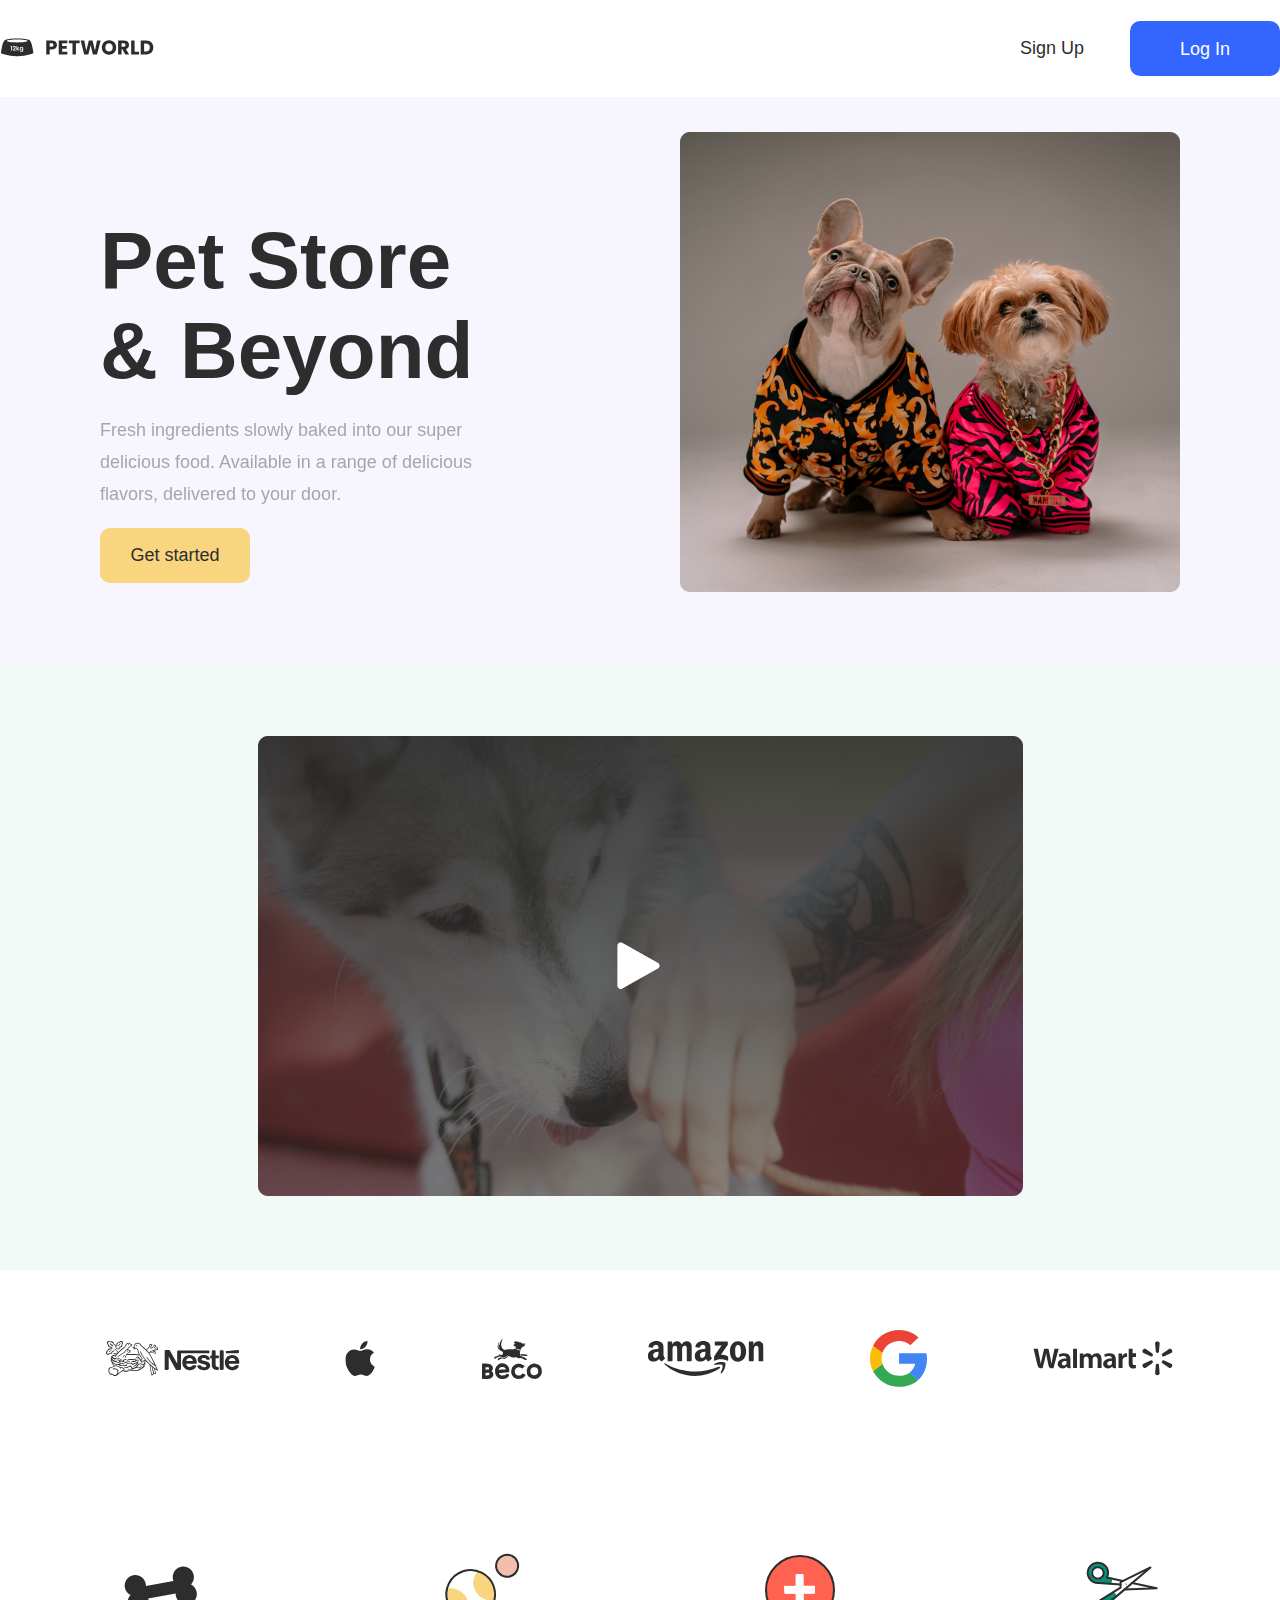
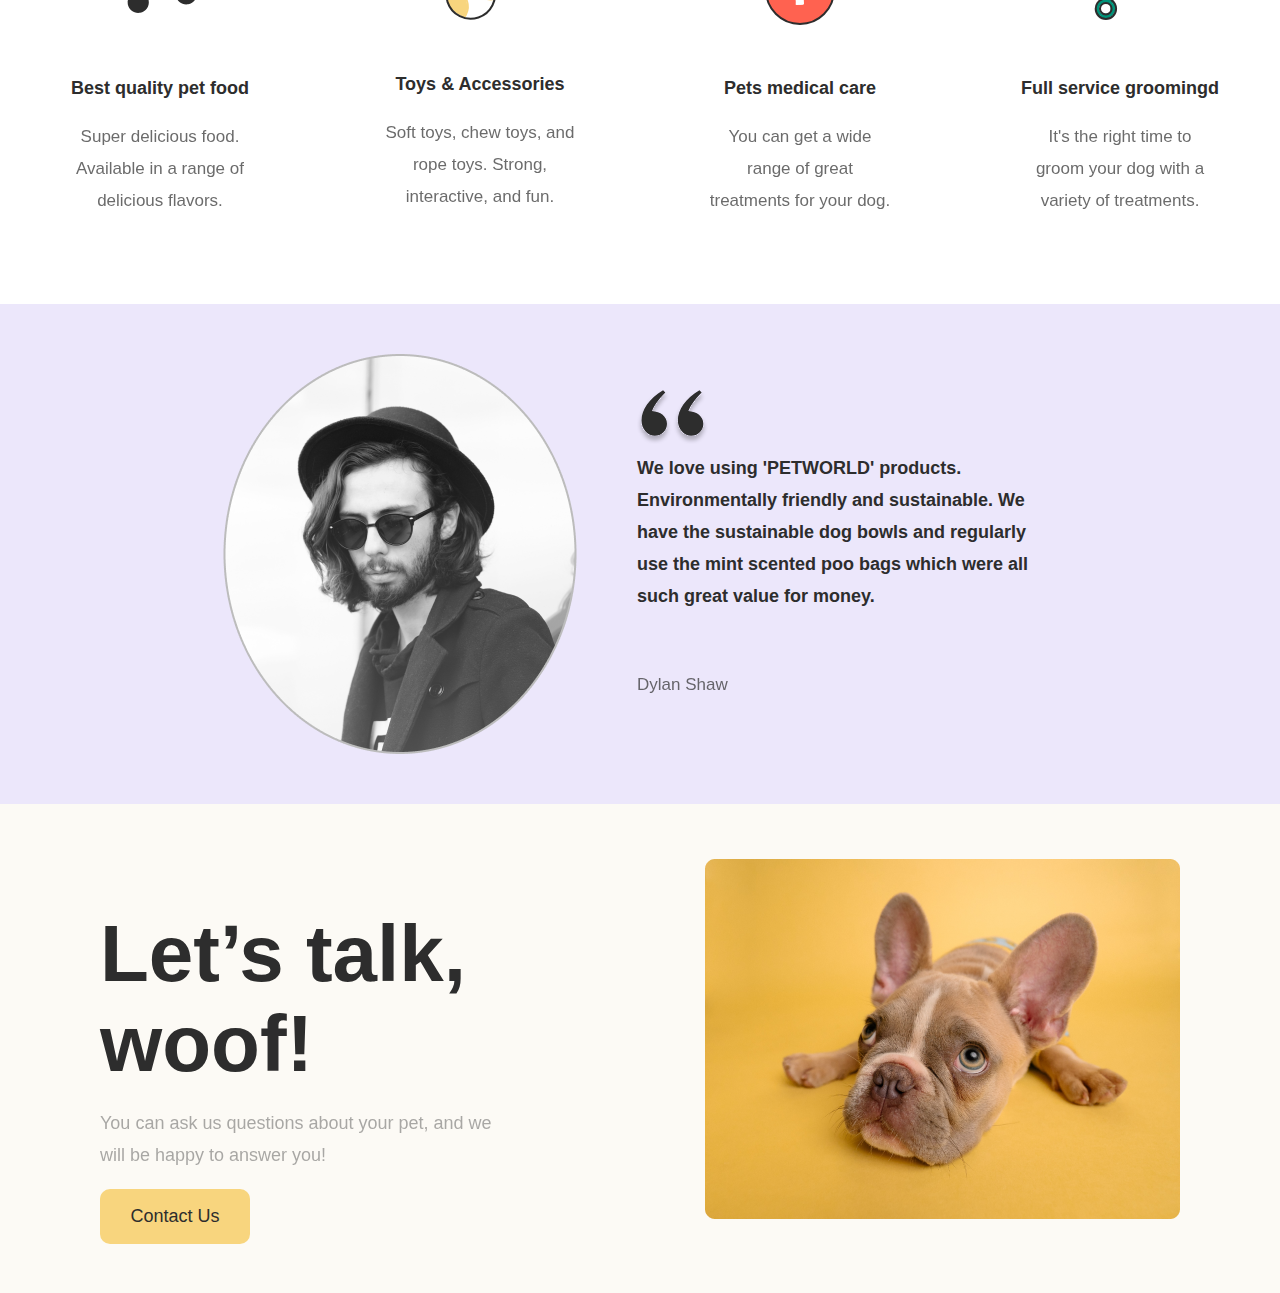
<file: index.html>
<!DOCTYPE html>
<html lang="en">
<head>
    <link rel="stylesheet" href="style/styles.css">
    <meta charset="UTF-8">
    <meta http-equiv="X-UA-Compatible" content="IE=edge">
    <meta name="viewport" content="width=device-width, initial-scale=1.0">
    <title>Document</title>
</head>
<body>
    
    <div class="container">
        <header class="header">
            <a href="#" class="logo">
                <img src="img/logo.svg" alt="logo" class="logo__img">
            </a>
            <li class="menu">
                <ul class="menu__item"><button class="no-bg"><a href="signup.html">Sign Up</a></button></ul>
                <ul class="menu__item"><button class="blue-bg"><a href="login.html">Log In</a></button></ul>
            </li>
        </header>
    </div>
    <div class="container">
            <div class="main__content">
                <div class="picture">
                    <img class="dogpicture" src="img/dogpicture.png" alt="">
                </div>
                <div class="describe">
                    <h1 class="title">Pet Store & Beyond</h1>
                    <p class="description">Fresh ingredients slowly baked into our super delicious food. Available in a range of delicious flavors, delivered to your door.</p>
                    <button class="yellow-bg"><a href="signup.html">Get started</a></button>
                </div>
            </div>
            <div class="another__content">
                <div class="video">
                    <img class="videopicture" src="img/video.png" alt="video">
                </div>
            </div>
        </div>
    </div>

    <div class="container">
        <div class="partners">
            <img src="img/nestle.svg" alt="partner" class="partner">
            <img src="img/apple.svg" alt="partner" class="partner">
            <img src="img/beko.svg" alt="partner" class="partner">
            <img src="img/amazon.svg" alt="partner" class="partner">
            <img src="img/google.svg" alt="partner" class="partner">
            <img src="img/walmart.svg" alt="partner" class="partner">
        </div>
    </div>

    <div class="container">
        <div class="cards">
            <div class="card">
                <img src="img/petfood.svg" alt="cardlogofood" class="card__logo">
                <h3 class="card__title">Best quality pet food</h3>
                <p class="card__describe">Super delicious food. Available in a range of delicious flavors.</p>
            </div>

            <div class="card">
                <img src="img/toys.svg" alt="cardlogofood" class="card__logo">
                <h3 class="card__title">Toys & Accessories</h3>
                <p class="card__describe">Soft toys, chew toys, and rope toys. Strong, interactive, and fun.</p>
            </div>

            <div class="card">
                <img src="img/medical.svg" alt="cardlogofood" class="card__logo">
                <h3 class="card__title">Pets medical care</h3>
                <p class="card__describe">You can get a wide range of great treatments for your dog.</p>
            </div>

            <div class="card">
                <img src="img/servise.svg" alt="cardlogofood" class="card__logo">
                <h3 class="card__title">Full service groomingd</h3>
                <p class="card__describe">It's the right time to groom your dog with a variety of treatments.</p>
            </div>
        </div>
    </div>

    <div class="container">
        <div class="opinion">
            <img src="img/person.png" alt="" class="person__picture">
            <div class="thought">
                <h1><img src="img/quotes.svg" alt="quotes"></h1>
                <h3 class="text">We love using 'PETWORLD' products.  Environmentally friendly and sustainable. We have the sustainable dog bowls and regularly use the mint scented poo bags which were all such great value for money.</h3>
                <p class="name">Dylan Shaw</p>
            </div>
        </div>
    </div>

    <div class="container">
        <div class="footer__content">
            <div class="picture">
                <img class="dogpicture" src="img/cutedog.png" alt="">
            </div>
            <div class="describe">
                <h1 class="title">Let’s talk, woof! </h1>
                <p class="description">You can ask us questions about your pet, and we will be happy to answer you!</p>
                <button class="yellow-bg"><a href="signup.html">Contact Us</a></button>
            </div>
        </div>
    </div>

    

</body>
</html>
</file>
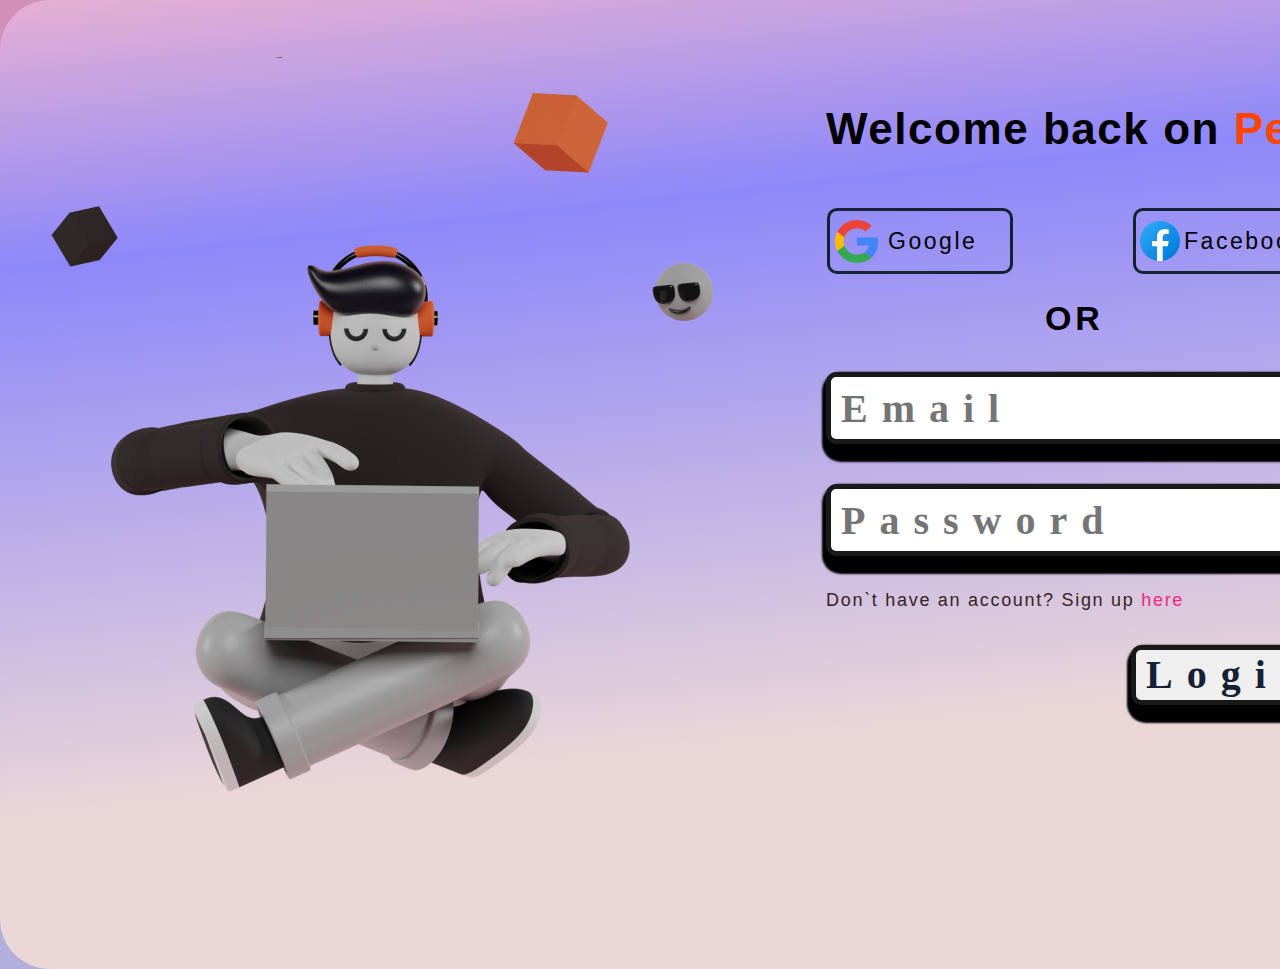
<file: login.html>
<!DOCTYPE html>
<html lang="en">
<head>
    <link rel="stylesheet" href="style/login.css">
    <meta charset="UTF-8">
    <meta http-equiv="X-UA-Compatible" content="IE=edge">
    <meta name="viewport" content="width=device-width, initial-scale=1.0">
    <title>Document</title>
</head>
<body>
    <div class="wrapper">
        <div class="container">
            <div class="loginform">
                <div class="loginpic">
                    <img class="loginimg" src="img/loginpic.png" alt="">
                </div>

                <div class="login">
                    <h1 class="title">Welcome back on <span>Petworld</span></h1>

                    <div class="typesOfLogin">
                        <div class="google"><img class="googlepic" src="img/google.svg" alt="">Google</div>
                        <div class="google"><img src="img/icons8-facebook-новый.svg" alt="" class="facebookpic">Facebook</div>
                    </div>
                    <div class="or">OR</div>
                    <div class="forms">
                        <input type="text" class="email" placeholder="Email">
                        <input type="text" class="email" placeholder="Password">
                    </div>
                    <div class="already">Don`t have an account? Sign up <a class="already__link" href="signup.html">here</a></a></div>
                    <button class="login__button"><a href="index.html" class="login__link">Login</a></button>
                </div>
            </div>
        </div>
    </div>
</body>
</html>
</file>
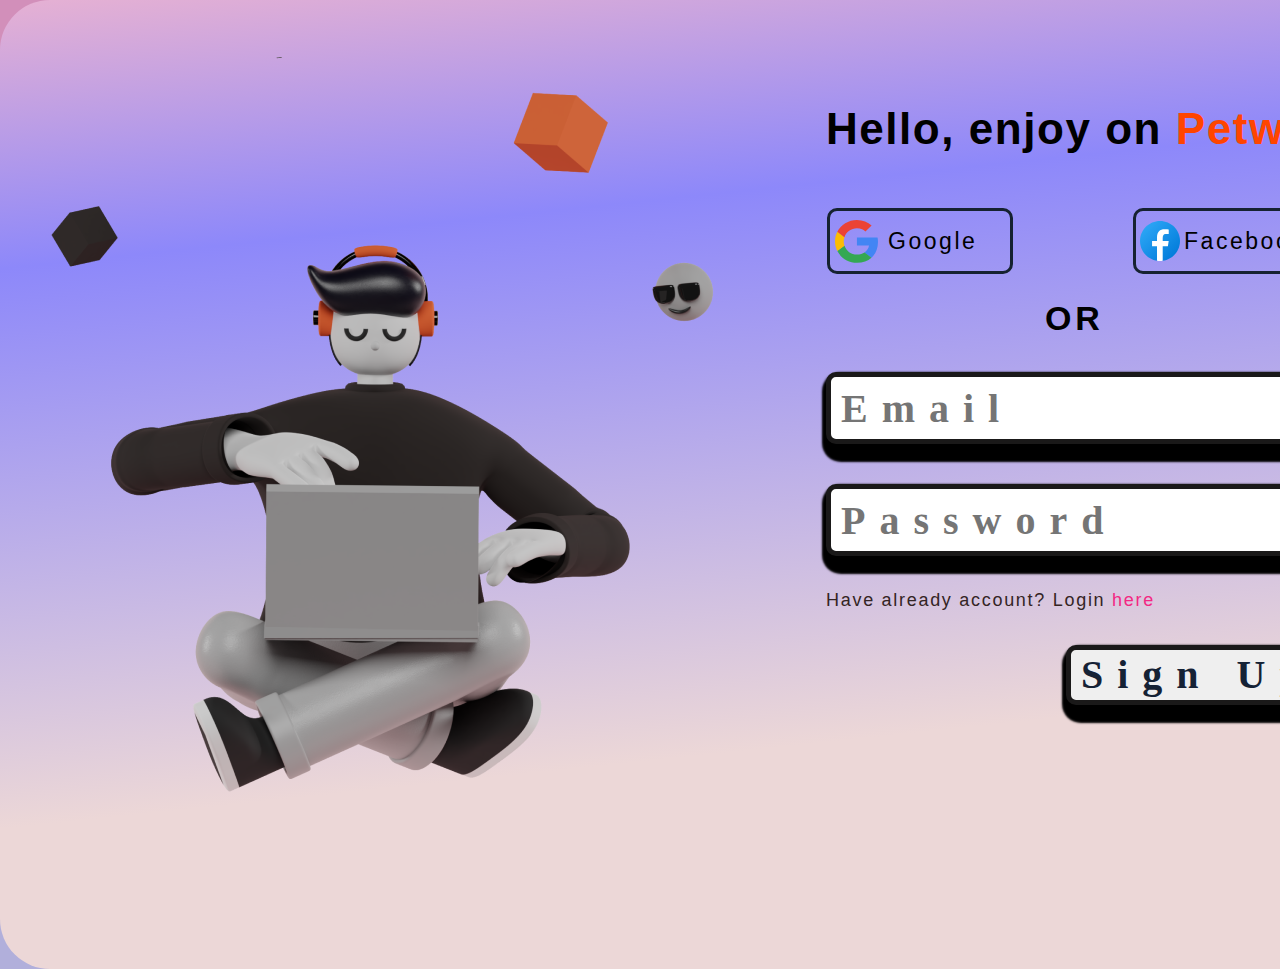
<file: signup.html>
<!DOCTYPE html>
<html lang="en">
<head>
    <link rel="stylesheet" href="style/login.css">
    <meta charset="UTF-8">
    <meta http-equiv="X-UA-Compatible" content="IE=edge">
    <meta name="viewport" content="width=device-width, initial-scale=1.0">
    <title>Document</title>
</head>
<body>
    <div class="wrapper">
        <div class="container">
            <div class="loginform">
                <div class="loginpic">
                    <img class="loginimg" src="img/loginpic.png" alt="">
                </div>

                <div class="login">
                    <h1 class="title">Hello, enjoy on <span>Petworld</span></h1>

                    <div class="typesOfLogin">
                        <div class="google"><img class="googlepic" src="img/google.svg" alt="">Google</div>
                        <div class="google"><img src="img/icons8-facebook-новый.svg" alt="" class="facebookpic">Facebook</div>
                    </div>
                    <div class="or">OR</div>
                    <div class="forms">
                        <input type="text" class="email" placeholder="Email">
                        <input type="text" class="email" placeholder="Password">
                    </div>
                    <div class="already">Have already account? Login <a class="already__link" href="login.html">here</a></a></div>
                    <button class="signup__button"><a href="index.html" class="signup__link">Sign Up</a></button>
                </div>
            </div>
        </div>
    </div>
</body>
</html>
</file>
<file: style/styles.css>
@import url("https://fonts.googleapis.com/css2?family=Roboto&display=swap");
* {
  font-family: 'Poppins', sans-serif;
}

body, html, h1, h2, h3, h3 {
  padding: 0;
  margin: 0;
}

.container {
  width: 1280px;
  margin: 0 auto;
}

.header {
  display: -webkit-box;
  display: -ms-flexbox;
  display: flex;
  -webkit-box-pack: justify;
      -ms-flex-pack: justify;
          justify-content: space-between;
  -webkit-box-align: center;
      -ms-flex-align: center;
          align-items: center;
  padding-top: 5px;
  padding-bottom: 5px;
}

.menu {
  display: -webkit-box;
  display: -ms-flexbox;
  display: flex;
  -webkit-box-orient: horizontal;
  -webkit-box-direction: normal;
      -ms-flex-direction: row;
          flex-direction: row;
  -webkit-box-align: center;
      -ms-flex-align: center;
          align-items: center;
}

.no-bg {
  background: none;
  border: none;
  font-weight: 400;
  font-size: 18px;
}

.no-bg a {
  color: #2D2D2D;
}

.blue-bg {
  background: #3366FF;
  border: none;
  border-radius: 10px;
  width: 150px;
  height: 55px;
  font-weight: 400;
  font-size: 18px;
  line-height: 32px;
  text-align: center;
}

.blue-bg a {
  color: #FFFFFF;
}

a {
  text-decoration: none;
}

.main__content {
  padding: 0 100px;
  padding-top: 35px;
  display: -webkit-box;
  display: -ms-flexbox;
  display: flex;
  -webkit-box-align: center;
      -ms-flex-align: center;
          align-items: center;
  -webkit-box-pack: justify;
      -ms-flex-pack: justify;
          justify-content: space-between;
  -webkit-box-orient: horizontal;
  -webkit-box-direction: reverse;
      -ms-flex-direction: row-reverse;
          flex-direction: row-reverse;
  background: #F7F5FD;
}

.main__content .picture {
  padding-bottom: 70px;
}

.main__content .title {
  max-width: 390px;
  font-weight: 600;
  font-size: 80px;
  line-height: 90px;
  color: #2D2D2D;
}

.main__content .description {
  max-width: 400px;
  font-weight: 400;
  font-size: 18px;
  line-height: 32px;
  color: #2D2D2D;
  opacity: 0.4;
}

.main__content .yellow-bg {
  width: 150px;
  height: 55px;
  border: none;
  border-radius: 10px;
  background: #F8D57E;
  font-weight: 400;
  font-size: 18px;
  line-height: 32px;
}

.main__content .yellow-bg a {
  color: #2D2D2D;
}

.another__content {
  background: #F2FAF8;
  display: -webkit-box;
  display: -ms-flexbox;
  display: flex;
  -webkit-box-align: center;
      -ms-flex-align: center;
          align-items: center;
  -webkit-box-pack: center;
      -ms-flex-pack: center;
          justify-content: center;
}

.another__content .video {
  padding: 70px 0;
}

.partners {
  padding: 60px 0;
  display: -webkit-box;
  display: -ms-flexbox;
  display: flex;
  -webkit-box-align: center;
      -ms-flex-align: center;
          align-items: center;
  -webkit-box-pack: space-evenly;
      -ms-flex-pack: space-evenly;
          justify-content: space-evenly;
}

.cards {
  padding-top: 100px;
  display: -webkit-box;
  display: -ms-flexbox;
  display: flex;
  -webkit-box-orient: horizontal;
  -webkit-box-direction: normal;
      -ms-flex-direction: row;
          flex-direction: row;
  -webkit-box-align: center;
      -ms-flex-align: center;
          align-items: center;
  padding-bottom: 70px;
}

.card {
  -ms-flex-preferred-size: 25%;
      flex-basis: 25%;
  display: -webkit-box;
  display: -ms-flexbox;
  display: flex;
  -webkit-box-orient: vertical;
  -webkit-box-direction: normal;
      -ms-flex-direction: column;
          flex-direction: column;
  -webkit-box-align: center;
      -ms-flex-align: center;
          align-items: center;
}

.card__logo {
  margin-bottom: 40px;
}

.card__title {
  font-weight: 600;
  font-size: 18px;
  line-height: 32px;
  color: #2D2D2D;
}

.card__describe {
  max-width: 190px;
  font-weight: 500;
  font-size: 17px;
  line-height: 32px;
  text-align: center;
  color: #2D2D2D;
  opacity: 0.7;
}

.opinion {
  display: -webkit-box;
  display: -ms-flexbox;
  display: flex;
  -webkit-box-pack: center;
      -ms-flex-pack: center;
          justify-content: center;
  -webkit-box-align: center;
      -ms-flex-align: center;
          align-items: center;
  padding: 50px 0;
  background: #ECE7FB;
}

.thought {
  padding-left: 60px;
}

.text {
  max-width: 420px;
  font-weight: 600;
  font-size: 18px;
  line-height: 32px;
  padding-bottom: 40px;
  color: #2D2D2D;
}

.name {
  font-weight: 500;
  font-size: 17px;
  line-height: 32px;
  /* identical to box height, or 178% */
  color: #2D2D2D;
  opacity: 0.7;
}

.footer__content {
  padding: 0 100px;
  padding-top: 55px;
  display: -webkit-box;
  display: -ms-flexbox;
  display: flex;
  -webkit-box-align: center;
      -ms-flex-align: center;
          align-items: center;
  -webkit-box-pack: justify;
      -ms-flex-pack: justify;
          justify-content: space-between;
  -webkit-box-orient: horizontal;
  -webkit-box-direction: reverse;
      -ms-flex-direction: row-reverse;
          flex-direction: row-reverse;
  background: #FCFAF5;
}

.footer__content .picture {
  padding-bottom: 70px;
}

.footer__content .title {
  max-width: 390px;
  font-weight: 600;
  font-size: 80px;
  line-height: 90px;
  color: #2D2D2D;
}

.footer__content .description {
  max-width: 400px;
  font-weight: 400;
  font-size: 18px;
  line-height: 32px;
  color: #2D2D2D;
  opacity: 0.4;
}

.footer__content .yellow-bg {
  width: 150px;
  height: 55px;
  border: none;
  border-radius: 10px;
  background: #F8D57E;
  font-weight: 400;
  font-size: 18px;
  line-height: 32px;
}

.footer__content .yellow-bg a {
  color: #2D2D2D;
}

@media screen and (max-width: 575px) {
  .container {
    width: 100%;
  }
  .logo {
    padding-top: 10px;
    padding-left: 10px;
  }
  .menu {
    display: none;
  }
  .main__content {
    -webkit-box-orient: vertical;
    -webkit-box-direction: reverse;
        -ms-flex-direction: column-reverse;
            flex-direction: column-reverse;
    padding: 0;
    -webkit-box-pack: center;
        -ms-flex-pack: center;
            justify-content: center;
  }
  .main__content .title {
    padding-top: 100px;
    padding-bottom: 40px;
    max-width: 100%;
    font-weight: 600;
    font-size: 50px;
    line-height: 60px;
    /* or 120% */
    text-align: center;
    color: #2D2D2D;
  }
  .main__content .description {
    max-width: 100%;
    font-weight: 500;
    font-size: 17px;
    line-height: 32px;
    padding-bottom: 40px;
    /* or 178% */
    text-align: center;
    color: #2D2D2D;
    opacity: 0.7;
  }
  .main__content .yellow-bg {
    margin-bottom: 30px;
    margin-left: 112px;
  }
  .main__content .dogpicture {
    width: 100%;
  }
  .video {
    margin-left: 30px;
  }
  .videopicture {
    width: 95%;
  }
  .partners {
    -ms-flex-wrap: wrap;
        flex-wrap: wrap;
  }
  .partners .partner {
    padding-right: 10px;
    padding-left: 0;
    padding-bottom: 15px;
  }
  .cards {
    -webkit-box-orient: vertical;
    -webkit-box-direction: normal;
        -ms-flex-direction: column;
            flex-direction: column;
  }
  .card__logo {
    padding-top: 50px;
    padding-bottom: 0;
  }
  .opinion {
    display: none;
  }
  .footer__content {
    -webkit-box-orient: vertical;
    -webkit-box-direction: reverse;
        -ms-flex-direction: column-reverse;
            flex-direction: column-reverse;
    padding: 0;
    -webkit-box-pack: center;
        -ms-flex-pack: center;
            justify-content: center;
  }
  .footer__content .title {
    padding-top: 100px;
    padding-bottom: 40px;
    max-width: 100%;
    font-weight: 600;
    font-size: 50px;
    line-height: 60px;
    /* or 120% */
    text-align: center;
    color: #2D2D2D;
  }
  .footer__content .description {
    max-width: 100%;
    font-weight: 500;
    font-size: 17px;
    line-height: 32px;
    padding-bottom: 40px;
    /* or 178% */
    text-align: center;
    color: #2D2D2D;
    opacity: 0.7;
  }
  .footer__content .yellow-bg {
    margin-bottom: 30px;
    margin-left: 112px;
  }
  .footer__content .dogpicture {
    width: 100%;
  }
}
/*# sourceMappingURL=styles.css.map */
</file>
<file: style/login.css>
@import url("https://fonts.googleapis.com/css2?family=Roboto&display=swap");
@import url("https://fonts.googleapis.com/css2?family=Roboto&display=swap");
* {
  font-family: 'Poppins', sans-serif;
}

body, html, h1, h2, h3, h3 {
  padding: 0;
  margin: 0;
}

.container {
  width: 1440px;
  margin: 0 auto;
}

.wrapper {
  width: 100%;
  height: 100%;
  background: #b1afdb;
  background: linear-gradient(354deg, #b1afdb 52%, #d28fba 69%);
}

.loginform {
  background: #ecd7d7;
  background: linear-gradient(354deg, #ecd7d7 26%, #8d88fa 76%, #e6b1d3 100%);
  border-radius: 50px;
  display: -webkit-box;
  display: -ms-flexbox;
  display: flex;
  -webkit-box-orient: horizontal;
  -webkit-box-direction: normal;
      -ms-flex-direction: row;
          flex-direction: row;
}

.login {
  padding-top: 100px;
}

.title {
  font-weight: 600;
  font-size: 44px;
  line-height: 58px;
  letter-spacing: 0.035em;
  color: #000000;
}

.title span {
  color: orangered;
}

.loginimg {
  padding-bottom: 53px;
}

.typesOfLogin {
  padding-top: 50px;
  display: -webkit-box;
  display: -ms-flexbox;
  display: flex;
  -webkit-box-orient: horizontal;
  -webkit-box-direction: normal;
      -ms-flex-direction: row;
          flex-direction: row;
  -webkit-box-pack: center;
      -ms-flex-pack: center;
          justify-content: center;
}

.google {
  display: -webkit-box;
  display: -ms-flexbox;
  display: flex;
  -webkit-box-align: center;
      -ms-flex-align: center;
          align-items: center;
  margin-right: 120px;
  width: 180px;
  height: 60px;
  border: 3px solid #162231;
  border-radius: 10px;
  font-weight: 300;
  font-size: 23px;
  line-height: 48px;
  letter-spacing: 0.11em;
  color: #000000;
}

.googlepic {
  width: 43px;
  height: 43px;
  margin-right: 10px;
  padding-left: 5px;
}

.facebook {
  display: -webkit-box;
  display: -ms-flexbox;
  display: flex;
  -webkit-box-align: center;
      -ms-flex-align: center;
          align-items: center;
}

.or {
  padding-left: 219px;
  padding-top: 20px;
  padding-bottom: 20px;
  font-weight: 600;
  font-size: 34px;
  line-height: 48px;
  letter-spacing: 0.11em;
  color: #000000;
}

.email {
  font-family: 'Inria Serif';
  height: 60px;
  font-weight: 700;
  font-size: 40px;
  line-height: 48px;
  letter-spacing: 0.35em;
  color: #152235;
  border: 5px solid #1A1919;
  -webkit-box-shadow: 5px 9px 2px 9px #000000;
          box-shadow: 5px 9px 2px 9px #000000;
  border-radius: 10px;
  margin-bottom: 30px;
  margin-top: 10px;
  padding-left: 10px;
}

.already {
  font-weight: 400;
  font-size: 18px;
  line-height: 29px;
  letter-spacing: 0.095em;
  color: #342424;
}

.already__link {
  color: #f32883;
  text-decoration: none;
}

.signup__button {
  border: 5px solid #1A1919;
  -webkit-box-shadow: 5px 9px 2px 9px #000000;
          box-shadow: 5px 9px 2px 9px #000000;
  border-radius: 10px;
  margin-bottom: 30px;
  margin-top: 30px;
  margin-left: 240px;
  padding-left: 10px;
}

.signup__link {
  font-family: 'Inria Serif';
  font-style: normal;
  font-weight: 700;
  font-size: 40px;
  line-height: 48px;
  letter-spacing: 0.35em;
  color: #152235;
  text-decoration: none;
}

.login__button {
  border: 5px solid #1A1919;
  -webkit-box-shadow: 5px 9px 2px 9px #000000;
          box-shadow: 5px 9px 2px 9px #000000;
  border-radius: 10px;
  margin-bottom: 30px;
  margin-top: 30px;
  margin-left: 305px;
  padding-left: 10px;
}

.login__link {
  font-family: 'Inria Serif';
  font-style: normal;
  font-weight: 700;
  font-size: 40px;
  line-height: 48px;
  letter-spacing: 0.35em;
  color: #152235;
  text-decoration: none;
}

@media screen and (max-width: 575px) {
  .container {
    width: 90%;
  }
  .loginpic {
    display: none;
  }
  .email {
    font-size: 23px;
  }
  .login {
    padding-bottom: 250px;
  }
  .login__button {
    margin-left: 0;
  }
  .wrapper {
    height: 50%;
  }
  .already {
    font-size: 16px;
  }
}
/*# sourceMappingURL=login.css.map */
</file>
